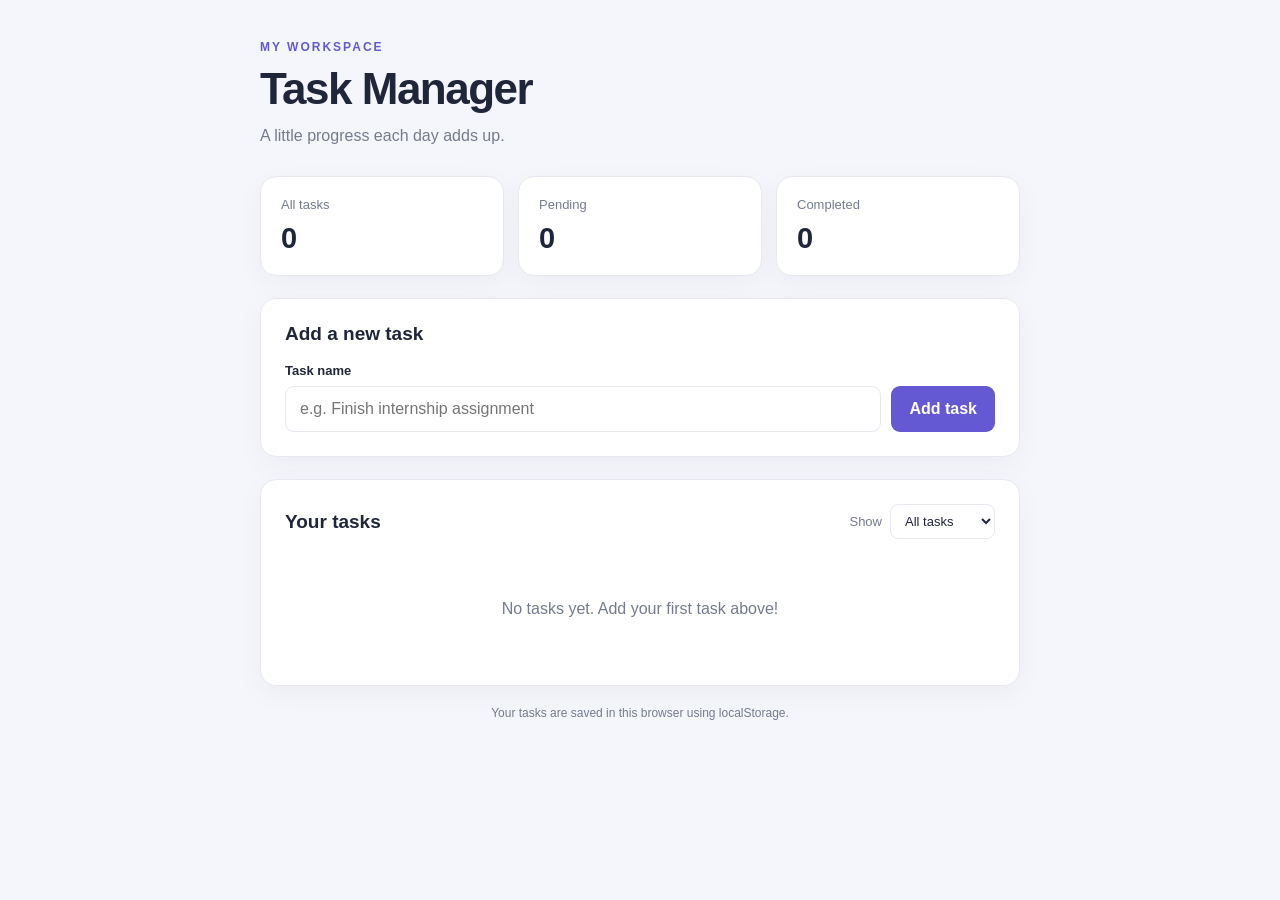
<file: index.html>
<!DOCTYPE html>
<html lang="en">
<head>
    <meta charset="UTF-8">
    <meta name="viewport" content="width=device-width, initial-scale=1.0">
    <title>Task Manager</title>
    <link rel="stylesheet" href="style.css">
</head>
<body>
    <main class="app">
        <header class="page-header">
            <p class="eyebrow">MY WORKSPACE</p>
            <h1>Task Manager</h1>
            <p class="subtitle">A little progress each day adds up.</p>
        </header>

        <section class="summary" aria-label="Task summary">
            <article class="summary-card">
                <span class="summary-label">All tasks</span>
                <strong id="total-count">0</strong>
            </article>
            <article class="summary-card">
                <span class="summary-label">Pending</span>
                <strong id="pending-count">0</strong>
            </article>
            <article class="summary-card">
                <span class="summary-label">Completed</span>
                <strong id="completed-count">0</strong>
            </article>
        </section>

        <section class="panel">
            <h2 id="form-heading">Add a new task</h2>
            <form id="task-form">
                <label for="task-input">Task name</label>
                <div class="form-row">
                    <input
                        id="task-input"
                        type="text"
                        placeholder="e.g. Finish internship assignment"
                        maxlength="120"
                        autocomplete="off"
                        required
                    >
                    <button id="submit-button" type="submit">Add task</button>
                </div>
                <button id="cancel-edit" class="text-button hidden" type="button">
                    Cancel editing
                </button>
            </form>
        </section>

        <section class="task-section">
            <div class="list-heading">
                <h2>Your tasks</h2>
                <label class="filter-label" for="task-filter">
                    Show
                    <select id="task-filter">
                        <option value="all">All tasks</option>
                        <option value="pending">Pending</option>
                        <option value="completed">Completed</option>
                    </select>
                </label>
            </div>

            <ul id="task-list" class="task-list"></ul>
            <p id="empty-message" class="empty-message">
                No tasks yet. Add your first task above!
            </p>
        </section>

        <footer class="footer">
            Your tasks are saved in this browser using localStorage.
        </footer>
    </main>

    <script src="script.js"></script>
</body>
</html>
</file>
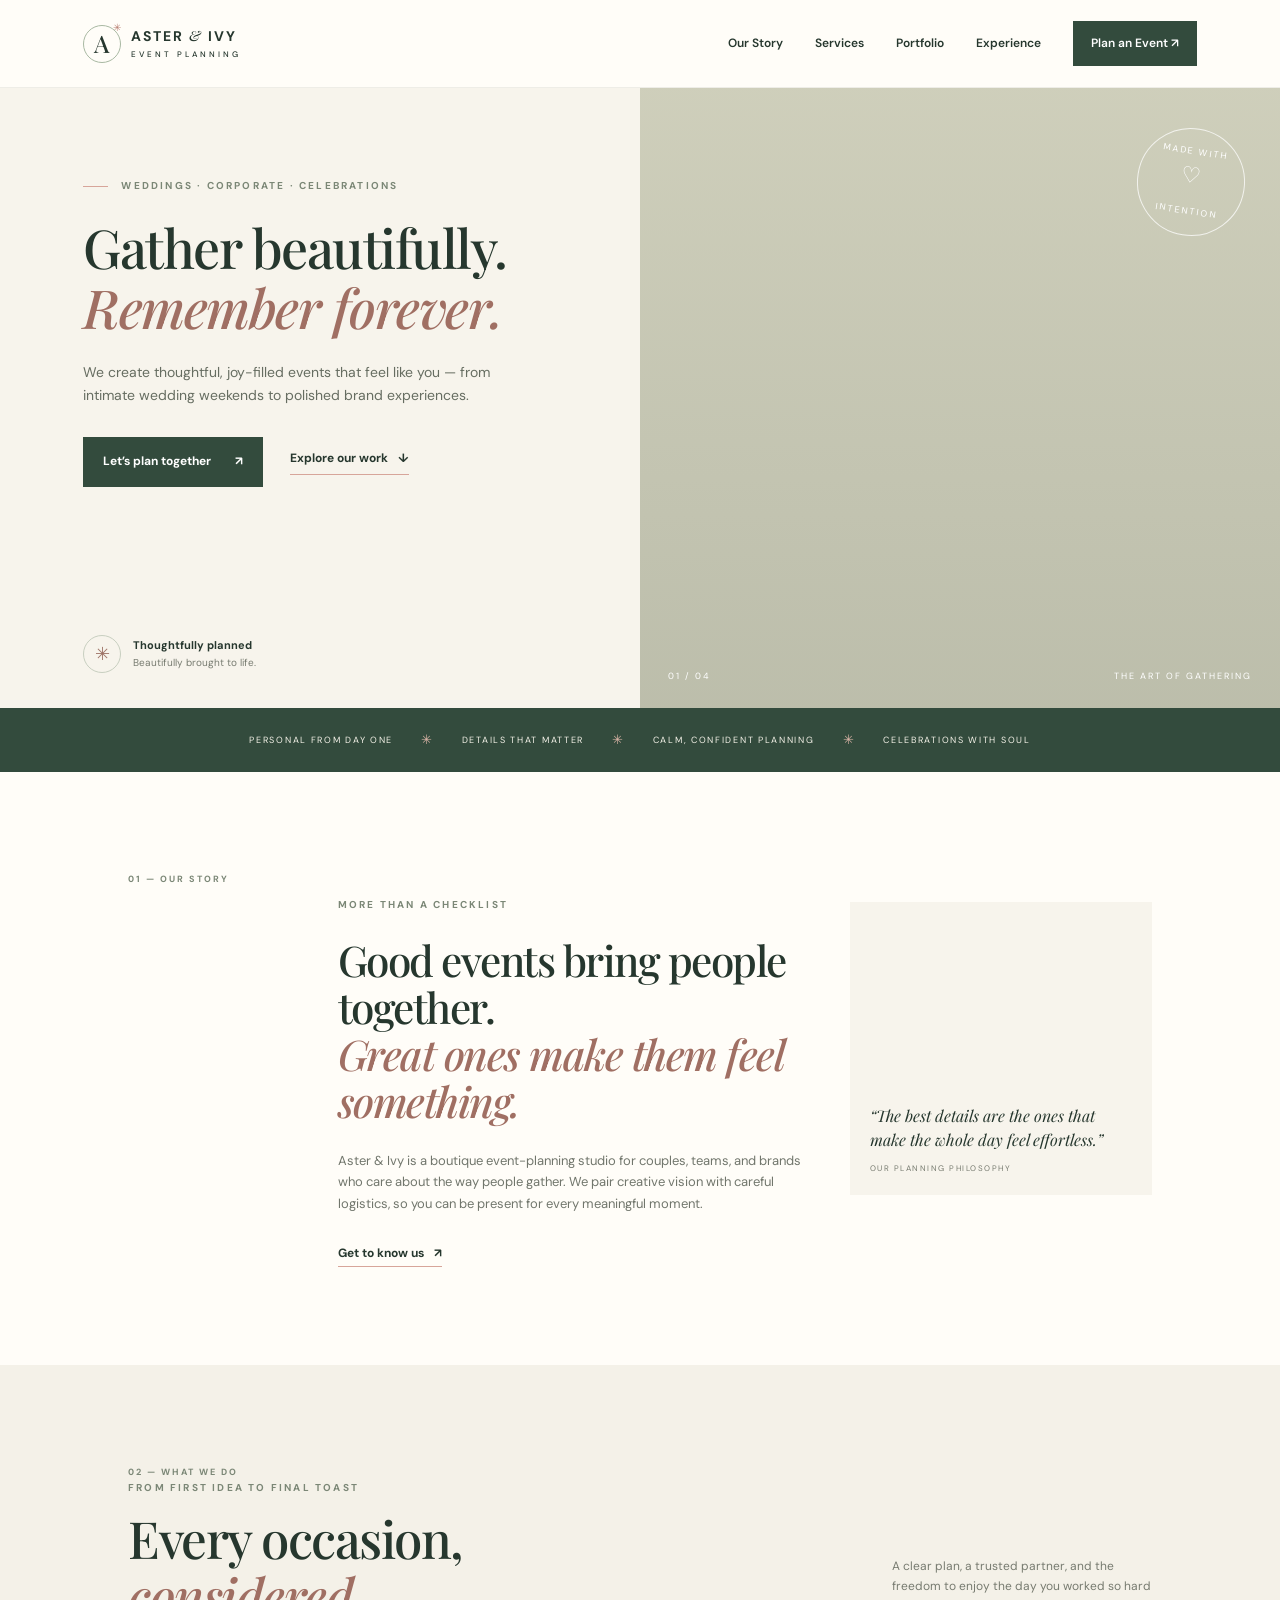
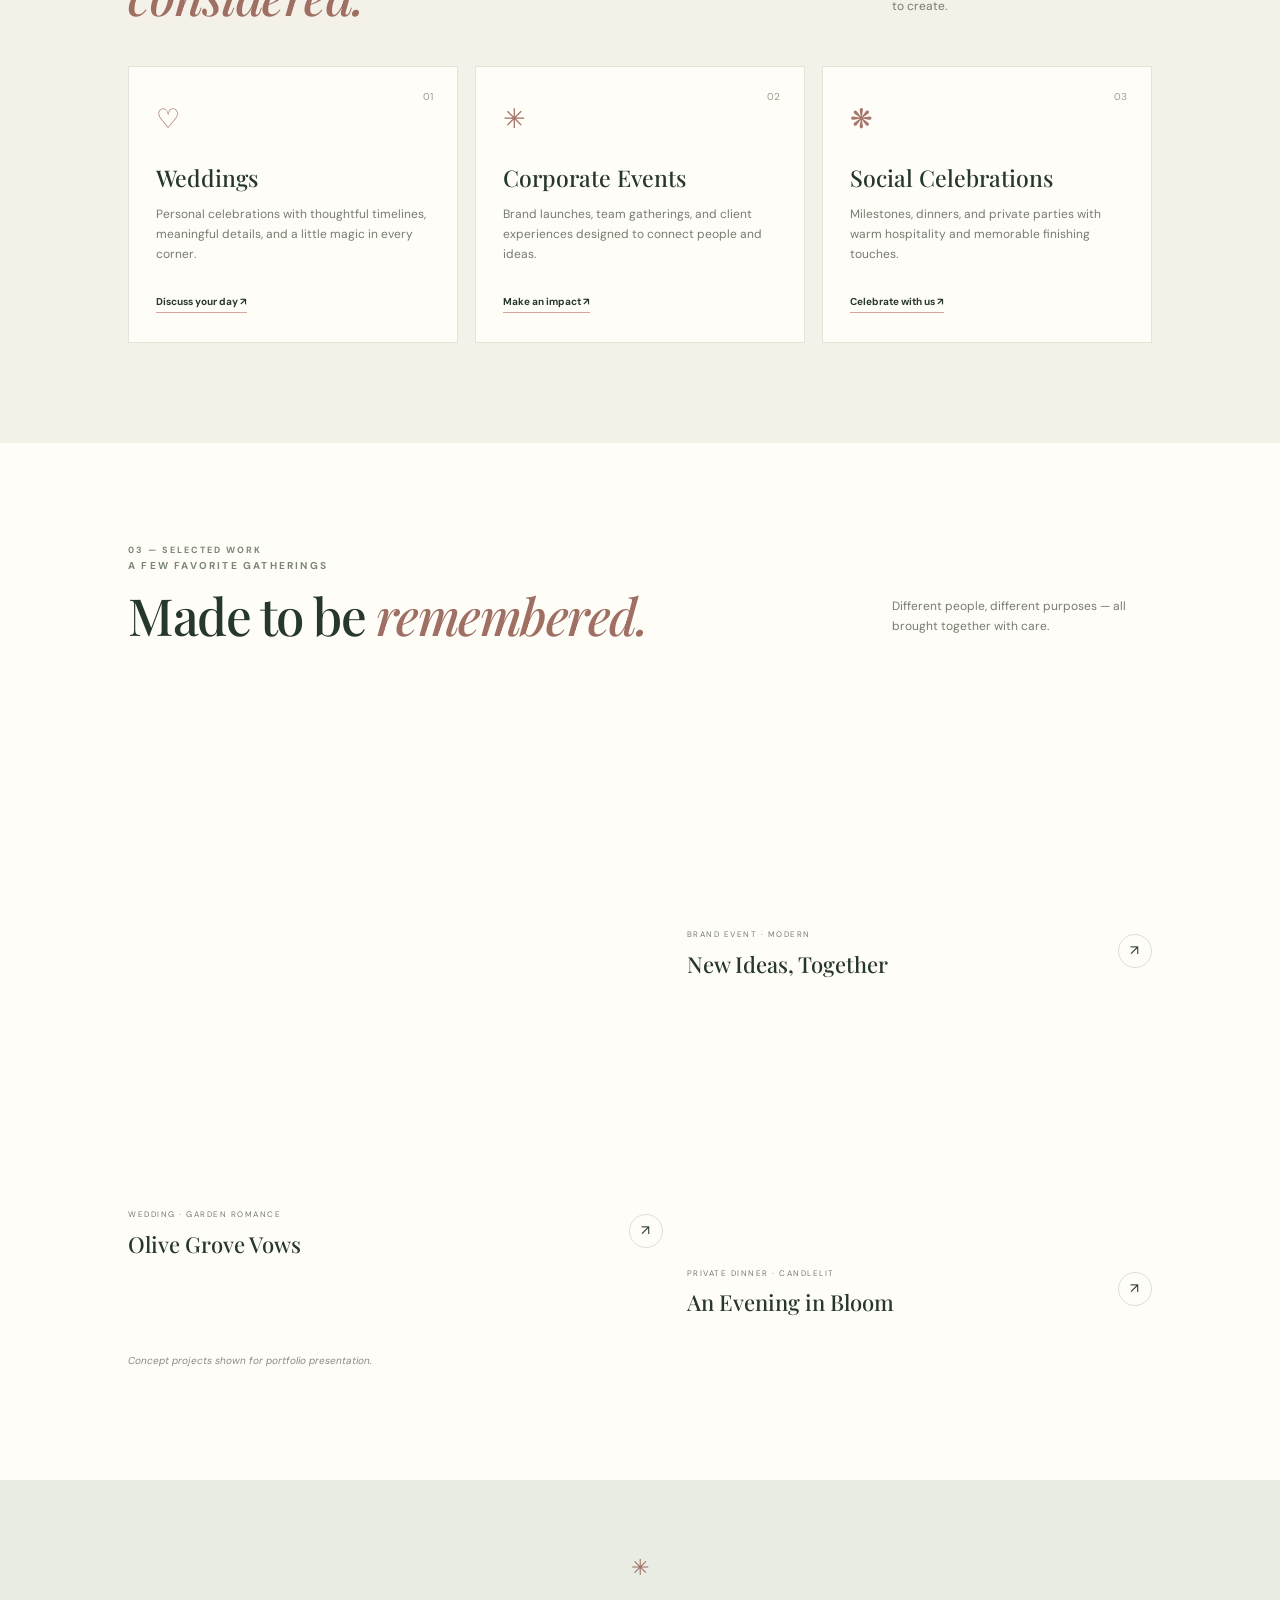
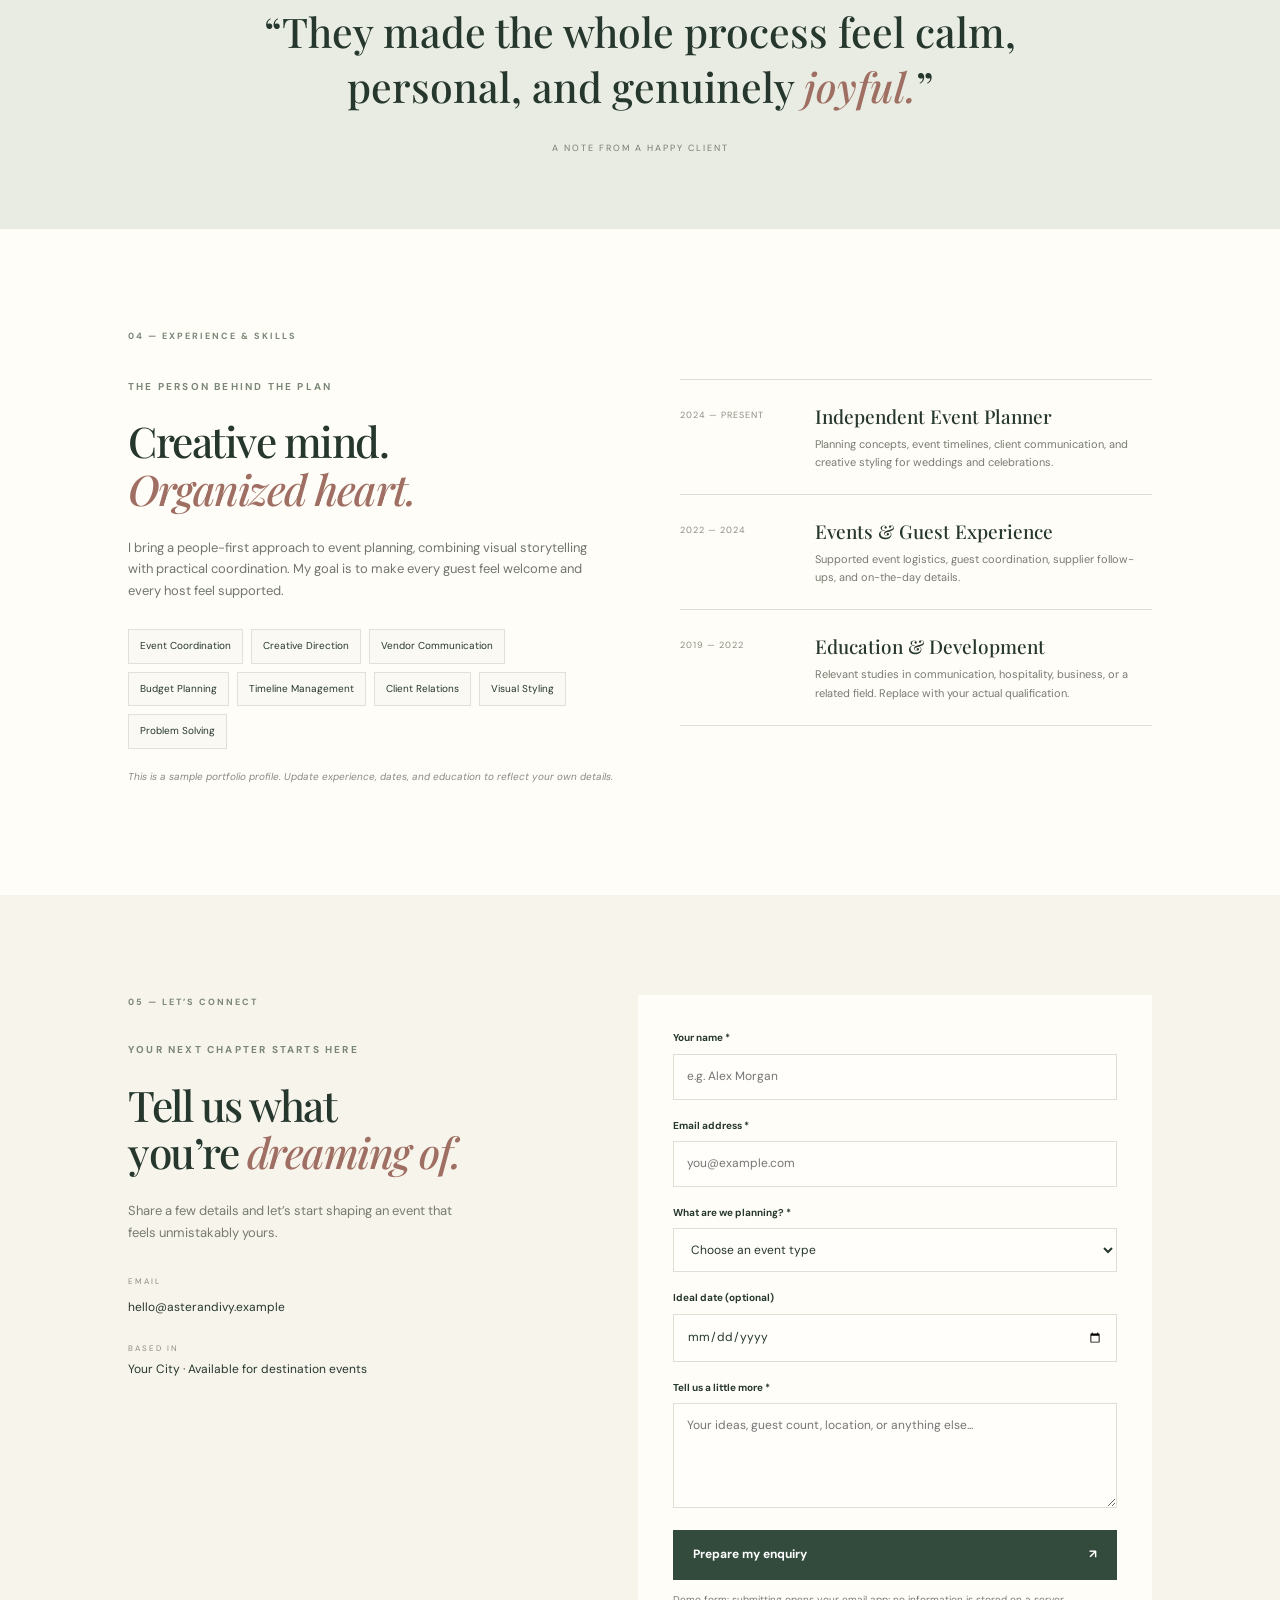
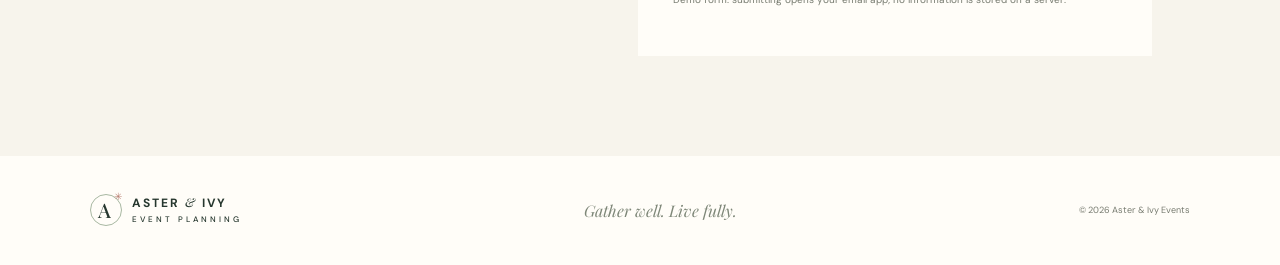
<file: week-2/index.html>
<!DOCTYPE html>
<html lang="en">
<head>
  <meta charset="UTF-8">
  <meta name="viewport" content="width=device-width, initial-scale=1.0">
  <meta name="description" content="Aster & Ivy Events — thoughtful wedding and commercial event planning.">
  <title>Aster & Ivy Events | Wedding & Event Planner</title>
  <link rel="preconnect" href="https://fonts.googleapis.com">
  <link rel="preconnect" href="https://fonts.gstatic.com" crossorigin>
  <link href="https://fonts.googleapis.com/css2?family=DM+Sans:wght@400;500;600;700&family=Playfair+Display:wght@500;600;700&display=swap" rel="stylesheet">
  <link rel="stylesheet" href="style.css">
  <script src="script.js" defer></script>
</head>
<body>
  <header class="site-header">
    <a class="brand" href="#home" aria-label="Aster and Ivy home"><span class="brand-mark">A<span>✳</span></span><span>ASTER <i>&</i> IVY<small>EVENT PLANNING</small></span></a>
    <button class="menu-toggle" aria-label="Open navigation" aria-expanded="false" aria-controls="main-nav"><span></span><span></span><span></span></button>
    <nav id="main-nav" class="main-nav" aria-label="Main navigation">
      <a href="#about">Our Story</a><a href="#services">Services</a><a href="#portfolio">Portfolio</a><a href="#experience">Experience</a><a class="nav-cta" href="#contact">Plan an Event ↗</a>
    </nav>
  </header>

  <main>
    <section class="hero" id="home">
      <div class="hero-copy">
        <p class="eyebrow"><span></span> WEDDINGS · CORPORATE · CELEBRATIONS</p>
        <h1>Gather beautifully.<br><em>Remember forever.</em></h1>
        <p class="hero-intro">We create thoughtful, joy-filled events that feel like you — from intimate wedding weekends to polished brand experiences.</p>
        <div class="hero-actions"><a class="button button-dark" href="#contact">Let’s plan together <span>↗</span></a><a class="text-link" href="#portfolio">Explore our work <span>↓</span></a></div>
        <div class="hero-note"><span class="note-icon">✳</span><span><strong>Thoughtfully planned</strong><br>Beautifully brought to life.</span></div>
      </div>
      <div class="hero-visual" role="img" aria-label="Romantic outdoor wedding table with flowers and candlelight">
        <div class="hero-photo"></div><div class="photo-caption"><span>01 / 04</span><span>THE ART OF GATHERING</span></div>
        <div class="hero-stamp">MADE WITH<br><b>♡</b><br>INTENTION</div>
      </div>
    </section>

    <section class="trust-strip" aria-label="Our approach"><span>PERSONAL FROM DAY ONE</span><span class="strip-star">✳</span><span>DETAILS THAT MATTER</span><span class="strip-star">✳</span><span>CALM, CONFIDENT PLANNING</span><span class="strip-star">✳</span><span>CELEBRATIONS WITH SOUL</span></section>

    <section class="about section-pad" id="about">
      <div class="section-label">01 — OUR STORY</div>
      <div class="about-content"><p class="eyebrow">MORE THAN A CHECKLIST</p><h2>Good events bring people together.<br><em>Great ones make them feel something.</em></h2><p class="body-copy">Aster & Ivy is a boutique event-planning studio for couples, teams, and brands who care about the way people gather. We pair creative vision with careful logistics, so you can be present for every meaningful moment.</p><a class="text-link" href="#contact">Get to know us <span>↗</span></a></div>
      <div class="about-card"><div class="about-card-image"></div><p>“The best details are the ones that make the whole day feel effortless.”</p><span>OUR PLANNING PHILOSOPHY</span></div>
    </section>

    <section class="services section-pad" id="services">
      <div class="section-heading"><div><div class="section-label">02 — WHAT WE DO</div><p class="eyebrow">FROM FIRST IDEA TO FINAL TOAST</p><h2>Every occasion,<br><em>considered.</em></h2></div><p class="section-aside">A clear plan, a trusted partner, and the freedom to enjoy the day you worked so hard to create.</p></div>
      <div class="service-grid">
        <article class="service-card"><span class="service-number">01</span><div class="service-icon">♡</div><h3>Weddings</h3><p>Personal celebrations with thoughtful timelines, meaningful details, and a little magic in every corner.</p><a href="#contact" aria-label="Ask about wedding planning">Discuss your day ↗</a></article>
        <article class="service-card"><span class="service-number">02</span><div class="service-icon">✳</div><h3>Corporate Events</h3><p>Brand launches, team gatherings, and client experiences designed to connect people and ideas.</p><a href="#contact" aria-label="Ask about corporate events">Make an impact ↗</a></article>
        <article class="service-card"><span class="service-number">03</span><div class="service-icon">❋</div><h3>Social Celebrations</h3><p>Milestones, dinners, and private parties with warm hospitality and memorable finishing touches.</p><a href="#contact" aria-label="Ask about social celebrations">Celebrate with us ↗</a></article>
      </div>
    </section>

    <section class="portfolio section-pad" id="portfolio">
      <div class="section-heading"><div><div class="section-label">03 — SELECTED WORK</div><p class="eyebrow">A FEW FAVORITE GATHERINGS</p><h2>Made to be <em>remembered.</em></h2></div><p class="section-aside">Different people, different purposes — all brought together with care.</p></div>
      <div class="portfolio-grid">
        <article class="project project-tall"><div class="project-image project-wedding"></div><div class="project-meta"><div><span>WEDDING · GARDEN ROMANCE</span><h3>Olive Grove Vows</h3></div><span class="project-arrow">↗</span></div></article>
        <article class="project"><div class="project-image project-corporate"></div><div class="project-meta"><div><span>BRAND EVENT · MODERN</span><h3>New Ideas, Together</h3></div><span class="project-arrow">↗</span></div></article>
        <article class="project"><div class="project-image project-dinner"></div><div class="project-meta"><div><span>PRIVATE DINNER · CANDLELIT</span><h3>An Evening in Bloom</h3></div><span class="project-arrow">↗</span></div></article>
      </div>
      <p class="portfolio-disclaimer">Concept projects shown for portfolio presentation.</p>
    </section>

    <section class="quote-band"><span class="quote-flower">✳</span><p>“They made the whole process feel calm, personal, and genuinely <em>joyful.</em>”</p><span class="quote-credit">A NOTE FROM A HAPPY CLIENT</span></section>

    <section class="experience section-pad" id="experience">
      <div class="section-label">04 — EXPERIENCE & SKILLS</div>
      <div class="experience-layout"><div><p class="eyebrow">THE PERSON BEHIND THE PLAN</p><h2>Creative mind.<br><em>Organized heart.</em></h2><p class="body-copy">I bring a people-first approach to event planning, combining visual storytelling with practical coordination. My goal is to make every guest feel welcome and every host feel supported.</p><div class="skill-tags"><span>Event Coordination</span><span>Creative Direction</span><span>Vendor Communication</span><span>Budget Planning</span><span>Timeline Management</span><span>Client Relations</span><span>Visual Styling</span><span>Problem Solving</span></div></div>
      <div class="timeline"><div class="timeline-item"><span class="timeline-date">2024 — PRESENT</span><div><h3>Independent Event Planner</h3><p>Planning concepts, event timelines, client communication, and creative styling for weddings and celebrations.</p></div></div><div class="timeline-item"><span class="timeline-date">2022 — 2024</span><div><h3>Events & Guest Experience</h3><p>Supported event logistics, guest coordination, supplier follow-ups, and on-the-day details.</p></div></div><div class="timeline-item"><span class="timeline-date">2019 — 2022</span><div><h3>Education & Development</h3><p>Relevant studies in communication, hospitality, business, or a related field. Replace with your actual qualification.</p></div></div></div></div>
      <p class="portfolio-disclaimer">This is a sample portfolio profile. Update experience, dates, and education to reflect your own details.</p>
    </section>

    <section class="contact section-pad" id="contact">
      <div class="contact-copy"><div class="section-label">05 — LET’S CONNECT</div><p class="eyebrow">YOUR NEXT CHAPTER STARTS HERE</p><h2>Tell us what<br>you’re <em>dreaming of.</em></h2><p>Share a few details and let’s start shaping an event that feels unmistakably yours.</p><div class="contact-detail"><span>EMAIL</span><a href="mailto:hello@asterandivy.example">hello@asterandivy.example</a></div><div class="contact-detail"><span>BASED IN</span><p>Your City · Available for destination events</p></div></div>
      <form class="contact-form" id="contact-form">
        <div class="form-row"><label for="name">Your name *</label><input id="name" name="name" type="text" placeholder="e.g. Alex Morgan" required minlength="2"></div>
        <div class="form-row"><label for="email">Email address *</label><input id="email" name="email" type="email" placeholder="you@example.com" required></div>
        <div class="form-row"><label for="event-type">What are we planning? *</label><select id="event-type" name="eventType" required><option value="">Choose an event type</option><option>Wedding</option><option>Corporate event</option><option>Private celebration</option><option>Other</option></select></div>
        <div class="form-row"><label for="date">Ideal date (optional)</label><input id="date" name="date" type="date"></div>
        <div class="form-row"><label for="message">Tell us a little more *</label><textarea id="message" name="message" rows="4" placeholder="Your ideas, guest count, location, or anything else..." required minlength="10"></textarea></div>
        <button class="button button-dark submit-button" type="submit">Prepare my enquiry <span>↗</span></button>
        <p class="form-note">Demo form: submitting opens your email app; no information is stored on a server.</p>
        <p class="form-status" id="form-status" role="status" aria-live="polite"></p>
      </form>
    </section>
  </main>

  <footer class="site-footer"><a class="brand footer-brand" href="#home"><span class="brand-mark">A<span>✳</span></span><span>ASTER <i>&</i> IVY<small>EVENT PLANNING</small></span></a><p>Gather well. Live fully.</p><span>© <span id="year"></span> Aster & Ivy Events</span></footer>
</body>
</html>
</file>
<file: style.css>
* {
    box-sizing: border-box;
}

:root {
    --ink: #20263a;
    --muted: #747b8d;
    --purple: #6558d3;
    --purple-dark: #5145bb;
    --border: #e7e8f0;
    --surface: #ffffff;
    --background: #f5f6fb;
    --green: #21845b;
    --red: #c34252;
}

body {
    margin: 0;
    min-height: 100vh;
    padding: 40px 18px;
    background: var(--background);
    color: var(--ink);
    font-family: Arial, Helvetica, sans-serif;
}

button,
input,
select {
    font: inherit;
}

button {
    cursor: pointer;
}

.app {
    width: 100%;
    max-width: 760px;
    margin: 0 auto;
}

.page-header {
    margin-bottom: 28px;
}

.eyebrow {
    margin: 0 0 10px;
    color: var(--purple);
    font-size: 12px;
    font-weight: 700;
    letter-spacing: 2px;
}

h1 {
    margin: 0;
    font-size: clamp(32px, 5vw, 44px);
    letter-spacing: -1.5px;
}

.subtitle {
    margin: 10px 0 0;
    color: var(--muted);
    line-height: 1.5;
}

.summary {
    display: grid;
    grid-template-columns: repeat(3, 1fr);
    gap: 14px;
    margin-bottom: 22px;
}

.summary-card,
.panel,
.task-section {
    border: 1px solid var(--border);
    border-radius: 16px;
    background: var(--surface);
    box-shadow: 0 8px 28px rgba(32, 38, 58, 0.04);
}

.summary-card {
    display: flex;
    flex-direction: column;
    gap: 10px;
    padding: 20px;
}

.summary-label {
    color: var(--muted);
    font-size: 13px;
}

.summary-card strong {
    font-size: 29px;
}

.panel {
    margin-bottom: 22px;
    padding: 24px;
}

h2 {
    margin: 0;
    font-size: 19px;
}

.panel h2 {
    margin-bottom: 18px;
}

#task-form label {
    display: block;
    margin-bottom: 8px;
    font-size: 13px;
    font-weight: 700;
}

.form-row {
    display: flex;
    gap: 10px;
}

input[type="text"] {
    min-width: 0;
    flex: 1;
    padding: 13px 14px;
    border: 1px solid var(--border);
    border-radius: 9px;
    outline: none;
}

input[type="text"]:focus,
select:focus {
    border-color: var(--purple);
    box-shadow: 0 0 0 3px rgba(101, 88, 211, 0.12);
}

button[type="submit"] {
    padding: 12px 18px;
    border: 0;
    border-radius: 9px;
    background: var(--purple);
    color: white;
    font-weight: 700;
}

button[type="submit"]:hover {
    background: var(--purple-dark);
}

.text-button {
    margin-top: 12px;
    padding: 0;
    border: 0;
    background: transparent;
    color: var(--muted);
    font-size: 13px;
    text-decoration: underline;
}

.hidden {
    display: none;
}

.task-section {
    padding: 24px;
}

.list-heading {
    display: flex;
    align-items: center;
    justify-content: space-between;
    gap: 12px;
    margin-bottom: 18px;
}

.filter-label {
    display: flex;
    align-items: center;
    gap: 8px;
    color: var(--muted);
    font-size: 13px;
}

select {
    padding: 8px 10px;
    border: 1px solid var(--border);
    border-radius: 8px;
    background: white;
    color: var(--ink);
}

.task-list {
    display: grid;
    gap: 10px;
    margin: 0;
    padding: 0;
    list-style: none;
}

.task-item {
    display: flex;
    align-items: center;
    gap: 12px;
    padding: 14px;
    border: 1px solid var(--border);
    border-radius: 11px;
}

.task-checkbox {
    width: 18px;
    height: 18px;
    flex-shrink: 0;
    accent-color: var(--purple);
    cursor: pointer;
}

.task-name {
    min-width: 0;
    flex: 1;
    overflow-wrap: anywhere;
    line-height: 1.4;
}

.task-item.completed .task-name {
    color: var(--muted);
    text-decoration: line-through;
}

.task-actions {
    display: flex;
    gap: 7px;
}

.action-button {
    padding: 7px 9px;
    border: 1px solid var(--border);
    border-radius: 7px;
    background: white;
    color: var(--ink);
    font-size: 12px;
}

.action-button:hover {
    background: #f4f3ff;
}

.delete-button {
    color: var(--red);
}

.empty-message {
    padding: 24px 10px;
    color: var(--muted);
    text-align: center;
    line-height: 1.5;
}

.footer {
    padding: 20px 10px 0;
    color: var(--muted);
    font-size: 12px;
    text-align: center;
}

@media (max-width: 560px) {
    body {
        padding: 25px 12px;
    }

    .summary {
        gap: 8px;
    }

    .summary-card {
        padding: 14px 12px;
    }

    .summary-card strong {
        font-size: 24px;
    }

    .panel,
    .task-section {
        padding: 18px;
    }

    .form-row {
        flex-direction: column;
    }

    button[type="submit"] {
        width: 100%;
    }

    .task-item {
        flex-wrap: wrap;
    }

    .task-actions {
        width: 100%;
        padding-left: 30px;
    }
}
</file>
<file: week-2/style.css>
:root{--ink:#26372e;--forest:#334b3d;--sage:#a8b8a2;--cream:#f7f4ec;--paper:#fffdf8;--rose:#d7a59a;--muted:#777b70;--line:#deded2;--serif:"Playfair Display",Georgia,serif;--sans:"DM Sans",Arial,sans-serif}*{box-sizing:border-box}html{scroll-behavior:smooth;scroll-padding-top:90px}body{margin:0;background:var(--paper);color:var(--ink);font-family:var(--sans);line-height:1.65}a{color:inherit;text-decoration:none}button,input,textarea,select{font:inherit}.site-header{height:88px;padding:0 6.5%;display:flex;align-items:center;justify-content:space-between;background:rgba(255,253,248,.96);position:sticky;top:0;z-index:10;border-bottom:1px solid rgba(38,55,46,.08);backdrop-filter:blur(10px)}.brand{display:flex;align-items:center;gap:10px;font-size:14px;font-weight:700;letter-spacing:2px;line-height:1.2}.brand i{font-family:var(--serif);font-weight:500}.brand small{display:block;font-size:8px;letter-spacing:3px;font-weight:500;margin-top:5px}.brand-mark{width:38px;height:38px;border:1px solid var(--sage);border-radius:50%;display:grid;place-items:center;font-family:var(--serif);font-size:24px;font-weight:500;position:relative}.brand-mark span{font-family:var(--sans);font-size:10px;color:#b77d70;position:absolute;right:-3px;top:-4px}.main-nav{display:flex;align-items:center;gap:32px;font-size:12px;font-weight:600}.main-nav a:not(.nav-cta):hover,.text-link:hover{color:#9a655a}.nav-cta{background:var(--forest);color:white;padding:13px 18px}.menu-toggle{display:none;background:none;border:0}.hero{display:grid;grid-template-columns:1fr 1fr;min-height:620px;background:var(--cream)}.hero-copy{padding:90px 9% 70px 13%;position:relative}.eyebrow{font-size:10px;letter-spacing:2.2px;font-weight:700;color:#7b8776;margin:0 0 22px}.hero .eyebrow span{display:inline-block;width:25px;height:1px;background:var(--rose);vertical-align:middle;margin-right:9px}.hero h1,.section-heading h2,.about h2,.experience h2,.contact h2{font:500 clamp(40px,4.2vw,64px)/1.12 var(--serif);letter-spacing:-1.5px;margin:0;color:var(--ink)}h1 em,h2 em,.quote-band em{font-weight:500;color:#a06f63}.hero-intro{font-size:14px;color:#666d61;max-width:420px;margin:24px 0 30px}.hero-actions{display:flex;align-items:center;gap:27px;flex-wrap:wrap}.button{display:inline-flex;align-items:center;justify-content:space-between;gap:24px;padding:15px 20px;border:0;cursor:pointer;font-size:12px;font-weight:700}.button-dark{background:var(--forest);color:#fff}.button-dark:hover{background:#22362b}.text-link{font-size:12px;font-weight:700;border-bottom:1px solid var(--rose);padding-bottom:5px}.text-link span{margin-left:7px}.hero-note{display:flex;align-items:center;gap:12px;position:absolute;bottom:35px;font-size:10px;line-height:1.6;color:var(--muted)}.note-icon{display:grid;place-items:center;width:38px;height:38px;border:1px solid #c8cfc0;border-radius:50%;font-size:18px;color:#9d7165}.hero-note strong{color:var(--ink);font-size:11px}.hero-visual{position:relative;min-height:570px;overflow:hidden;background:#d2d2be}.hero-photo{position:absolute;inset:0;background:linear-gradient(180deg,rgba(31,43,34,.02),rgba(31,43,34,.12)),url("https://images.unsplash.com/photo-1519741497674-611481863552?auto=format&fit=crop&w=1400&q=85") center/cover}.photo-caption{position:absolute;bottom:24px;left:28px;right:28px;display:flex;justify-content:space-between;color:white;font-size:9px;letter-spacing:2px}.hero-stamp{position:absolute;top:40px;right:35px;border:1px solid rgba(255,255,255,.75);border-radius:50%;width:108px;height:108px;display:grid;place-content:center;text-align:center;color:white;font-size:9px;letter-spacing:2px;line-height:1.5;transform:rotate(9deg)}.hero-stamp b{font-size:22px;font-weight:400}.trust-strip{min-height:64px;display:flex;align-items:center;justify-content:center;gap:28px;padding:15px 5%;background:var(--forest);color:#f5f3e9;font-size:9px;letter-spacing:1.7px;flex-wrap:wrap}.strip-star{color:#d8b3a6;font-size:13px}.section-pad{padding:100px 10%}.about{display:grid;grid-template-columns:.55fr 1.5fr .95fr;gap:35px;align-items:start}.section-label{font-size:9px;letter-spacing:2px;font-weight:700;color:#7b8776}.about-content{padding-top:25px}.about h2,.experience h2,.contact h2{font-size:clamp(34px,3.3vw,48px)}.body-copy{font-size:13px;color:#71766c;max-width:530px;margin:25px 0}.about-card{padding:15px;background:var(--cream);margin-top:30px}.about-card-image{height:170px;background:url("https://images.unsplash.com/photo-1464366400600-7168b8af9bc3?auto=format&fit=crop&w=700&q=80") center/cover}.about-card p{font:italic 16px/1.5 var(--serif);margin:17px 5px 10px}.about-card>span{font-size:8px;letter-spacing:1.5px;color:var(--muted);margin:0 5px 5px;display:block}.services{background:#f4f1e8}.section-heading{display:flex;align-items:end;justify-content:space-between;gap:35px;margin-bottom:42px}.section-heading h2{font-size:clamp(36px,4vw,52px)}.section-heading .eyebrow{margin-bottom:13px}.section-aside{font-size:12px;color:var(--muted);max-width:260px;margin:0 0 8px}.service-grid{display:grid;grid-template-columns:repeat(3,1fr);gap:17px}.service-card{position:relative;background:var(--paper);padding:30px 27px 28px;min-height:270px;border:1px solid #e7e3d8;transition:transform .2s,box-shadow .2s}.service-card:hover{transform:translateY(-4px);box-shadow:0 12px 25px #26372e0b}.service-number{position:absolute;top:22px;right:24px;font-size:10px;color:#9b9c8f}.service-icon{font-size:27px;color:#a77569;margin-bottom:20px}.service-card h3{font:500 23px var(--serif);margin:0 0 12px}.service-card p{font-size:12px;color:var(--muted);margin:0 0 23px}.service-card a{font-size:10px;font-weight:700;border-bottom:1px solid var(--rose);padding-bottom:4px}.portfolio-grid{display:grid;grid-template-columns:1.15fr 1fr;gap:30px 24px}.project-tall{grid-row:span 2}.project-image{min-height:220px;background-size:cover;background-position:center}.project-tall .project-image{height:500px}.project-wedding{background-image:url("https://images.unsplash.com/photo-1519741497674-611481863552?auto=format&fit=crop&w=1100&q=85")}.project-corporate{background-image:url("https://images.unsplash.com/photo-1511795409834-ef04bbd61622?auto=format&fit=crop&w=900&q=85")}.project-dinner{background-image:url("https://images.unsplash.com/photo-1519167758481-83f550bb49b3?auto=format&fit=crop&w=900&q=85")}.project-meta{display:flex;justify-content:space-between;align-items:center;padding:13px 0}.project-meta span{font-size:8px;letter-spacing:1.5px;color:var(--muted)}.project-meta h3{font:500 22px var(--serif);margin:3px 0}.project-arrow{border:1px solid var(--line);border-radius:50%;width:34px;height:34px;display:grid;place-items:center;color:var(--ink)!important;font-size:14px!important}.portfolio-disclaimer{font-size:10px;color:#898b80;font-style:italic;margin-top:20px}.quote-band{background:#e8ece2;padding:70px 10%;text-align:center}.quote-flower{font-size:22px;color:#9e7165}.quote-band p{font:500 clamp(26px,3.2vw,42px)/1.35 var(--serif);max-width:760px;margin:18px auto}.quote-credit{font-size:9px;letter-spacing:2px;color:var(--muted)}.experience-layout{display:grid;grid-template-columns:1fr 1fr;gap:80px;margin-top:35px}.skill-tags{display:flex;flex-wrap:wrap;gap:8px;margin-top:28px}.skill-tags span{font-size:10px;padding:8px 11px;border:1px solid #dfe2d8;background:#faf9f4}.timeline{border-top:1px solid var(--line)}.timeline-item{display:grid;grid-template-columns:120px 1fr;gap:15px;padding:23px 0;border-bottom:1px solid var(--line)}.timeline-date{font-size:9px;letter-spacing:1px;color:#8b8d81;padding-top:5px}.timeline-item h3{font:500 19px var(--serif);margin:0 0 6px}.timeline-item p{font-size:11px;color:var(--muted);margin:0}.contact{display:grid;grid-template-columns:.9fr 1.1fr;gap:90px;background:var(--cream)}.contact-copy .eyebrow{margin-top:32px}.contact-copy>p:not(.eyebrow){font-size:13px;color:var(--muted);max-width:350px;margin:25px 0 32px}.contact-detail{margin-top:22px}.contact-detail span{display:block;font-size:8px;letter-spacing:2px;color:#8b8d81;margin-bottom:5px}.contact-detail a,.contact-detail p{font-size:12px;margin:0}.contact-form{background:var(--paper);padding:35px}.form-row{display:flex;flex-direction:column;gap:7px;margin-bottom:18px}.form-row label{font-size:10px;font-weight:700}.form-row input,.form-row select,.form-row textarea{width:100%;border:1px solid #dedfd5;background:#fffefa;padding:12px 13px;border-radius:0;color:var(--ink);font-size:12px;outline:none}.form-row input:focus,.form-row select:focus,.form-row textarea:focus{border-color:#7c927d;box-shadow:0 0 0 2px #a8b8a233}.form-row textarea{resize:vertical}.submit-button{width:100%;margin-top:4px}.form-note,.form-status{font-size:10px;color:var(--muted);margin:12px 0 0}.form-status:not(:empty){color:#365b41}.site-footer{display:flex;align-items:center;justify-content:space-between;padding:28px 7%;gap:20px}.footer-brand{font-size:12px}.footer-brand .brand-mark{width:32px;height:32px;font-size:20px}.site-footer>p{font:italic 16px var(--serif);color:#7e8778}.site-footer>span{font-size:9px;color:var(--muted)}@media(max-width:1000px){.site-header{padding:0 5%}.main-nav{gap:18px}.hero-copy{padding:75px 7% 70px 9%}.section-pad{padding:80px 7%}.about{grid-template-columns:.4fr 1.5fr}.about-card{grid-column:2;max-width:330px;margin-top:0}.contact{gap:45px}.experience-layout{gap:45px}}@media(max-width:720px){.site-header{height:72px}.menu-toggle{display:flex;flex-direction:column;gap:5px;padding:10px;cursor:pointer}.menu-toggle span{width:23px;height:2px;background:var(--ink);display:block}.main-nav{display:none;position:absolute;top:71px;left:0;right:0;background:var(--paper);padding:20px 6% 25px;flex-direction:column;align-items:stretch;gap:0;border-bottom:1px solid var(--line)}.main-nav.open{display:flex}.main-nav a{padding:13px 0}.main-nav .nav-cta{text-align:center;padding:13px;margin-top:8px}.hero{grid-template-columns:1fr}.hero-copy{padding:65px 8% 105px}.hero h1{font-size:48px}.hero-visual{min-height:420px}.hero-note{bottom:28px}.trust-strip{gap:12px 18px;font-size:8px}.trust-strip span:nth-of-type(2n){display:none}.section-pad{padding:70px 7%}.about{grid-template-columns:1fr;gap:18px}.about-content{padding-top:0}.about-card{grid-column:auto;max-width:420px;margin-top:10px}.section-heading{align-items:start;flex-direction:column;gap:15px}.section-aside{max-width:420px}.service-grid{grid-template-columns:1fr}.service-card{min-height:0;padding:27px}.portfolio-grid{grid-template-columns:1fr;gap:15px}.project-tall{grid-row:auto}.project-tall .project-image{height:330px}.project-image{min-height:240px}.quote-band{padding:55px 8%}.experience-layout{grid-template-columns:1fr;gap:40px}.timeline-item{grid-template-columns:105px 1fr}.contact{grid-template-columns:1fr;gap:35px}.contact-form{padding:25px 20px}.site-footer{flex-wrap:wrap;padding:25px 7%}.site-footer>p{order:3;width:100%;margin:0}.site-footer>span{margin-left:auto}}@media(prefers-reduced-motion:reduce){html{scroll-behavior:auto}*,*::before,*::after{transition:none!important}}
</file>
